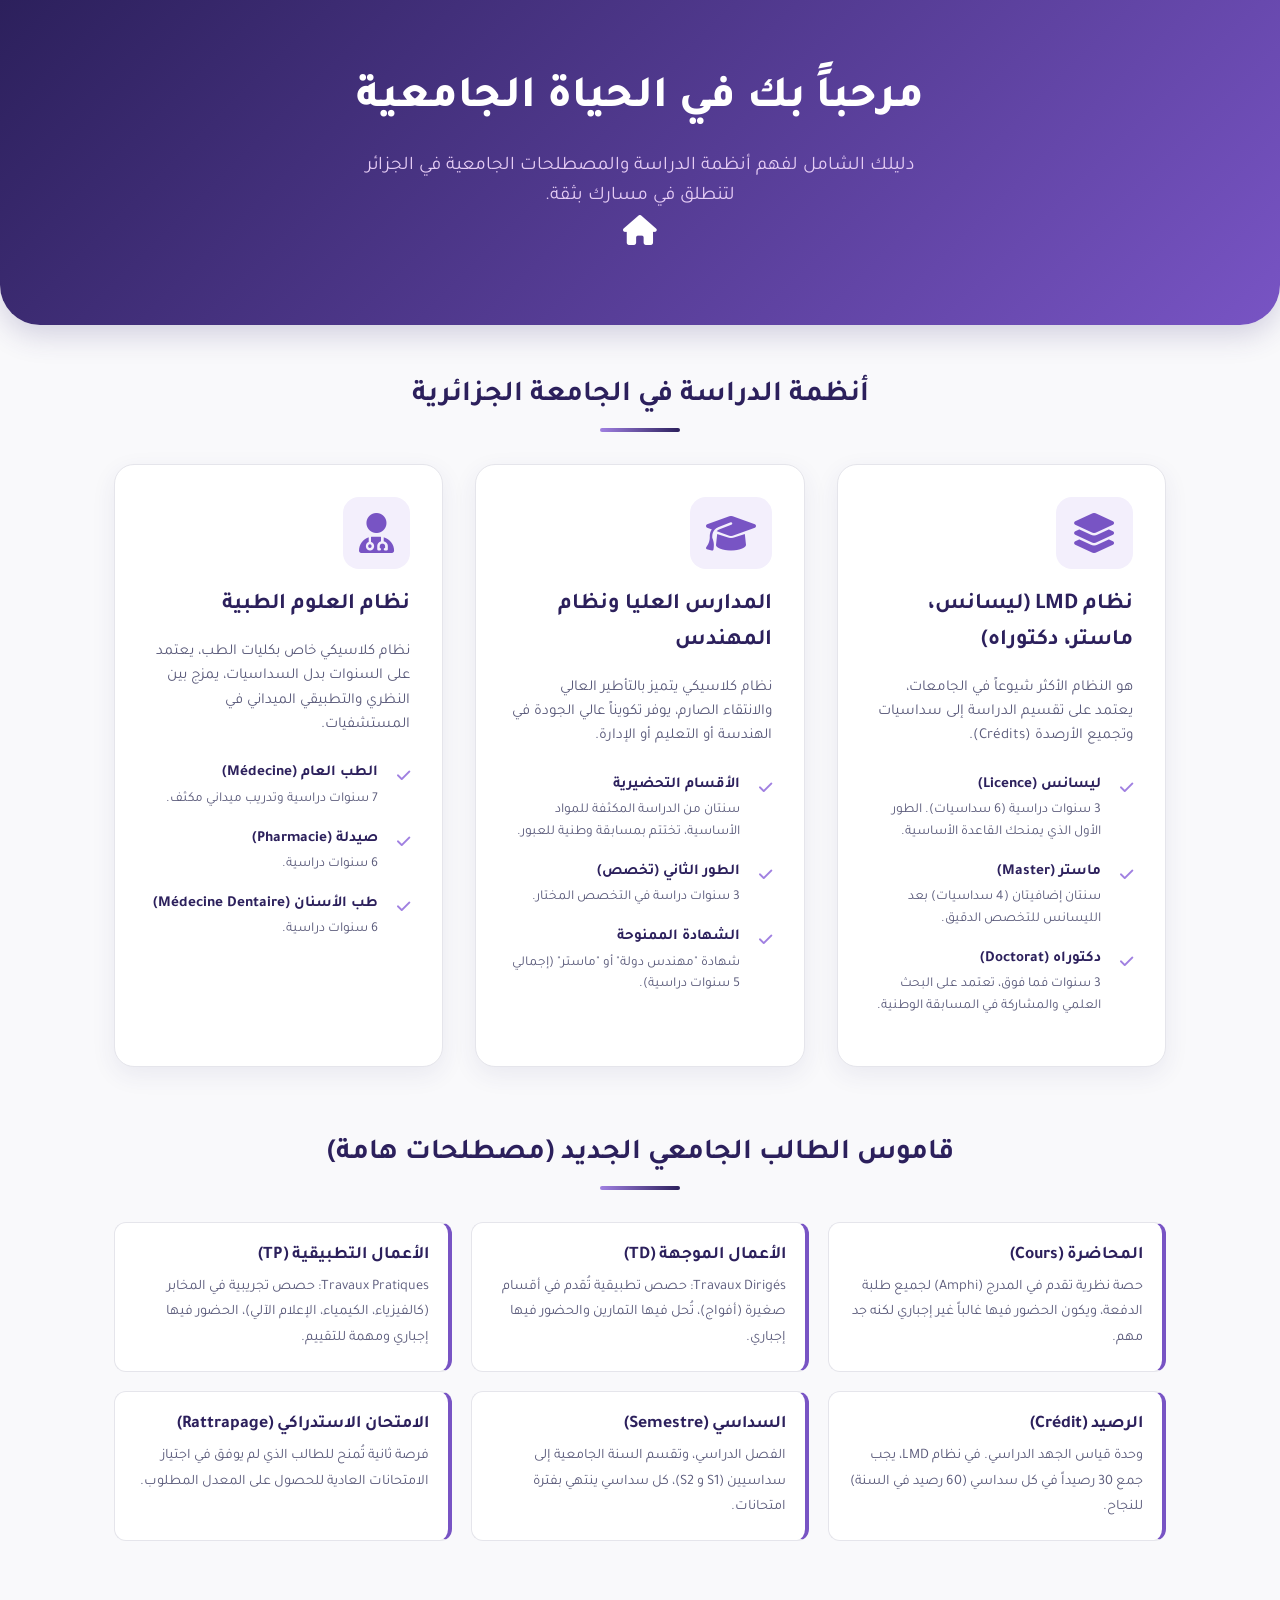
<file: nd.html>
<!DOCTYPE html>
<html lang="ar" dir="rtl">
<head>
    <meta charset="UTF-8">
    <meta name="viewport" content="width=device-width, initial-scale=1.0">
    <title>دليل الطالب للنظام الجامعي في الجزائر | WENDO</title>
    <link href="https://cdnjs.cloudflare.com/ajax/libs/font-awesome/6.4.0/css/all.min.css" rel="stylesheet">
    <link href="https://fonts.googleapis.com/css2?family=Tajawal:wght@400;500;700;800&display=swap" rel="stylesheet">
    <style>
        :root {
            /* نفس متغيرات الألوان المستوحاة من WENDO */
            --text-primary: #2c205c;
            --text-secondary: #5a5a7a;
            --accent-color: #a080e1;
            --accent-purple: #7854c4;
            --accent-light: #e5ccf4;
            --bg-color: #f9f9fb;
            --surface-color: #ffffff;
            --border-color: #e5e5eb;
            --surface-hover: #f3effc;
            --shadow-md: 0 8px 24px rgba(56, 45, 114, 0.08);
        }

        * {
            margin: 0;
            padding: 0;
            box-sizing: border-box;
            font-family: 'Tajawal', sans-serif;
        }

        body {
            background-color: var(--bg-color);
            color: var(--text-primary);
            line-height: 1.6;
        }

        /* --- Header / Hero Section --- */
        .page-header {
            background: linear-gradient(135deg, var(--text-primary), var(--accent-purple));
            color: white;
            padding: 4rem 2rem;
            text-align: center;
            border-bottom-left-radius: 40px;
            border-bottom-right-radius: 40px;
            box-shadow: 0 10px 30px rgba(56, 45, 114, 0.2);
            margin-bottom: 3rem;
        }

        .page-header h1 {
            font-size: 2.8rem;
            font-weight: 800;
            margin-bottom: 1rem;
        }

        .page-header p {
            font-size: 1.2rem;
            color: var(--accent-light);
            max-width: 600px;
            margin: 0 auto;
        }

        /* --- Main Container --- */
        .container {
            max-width: 1100px;
            margin: 0 auto;
            padding: 0 1.5rem 4rem;
        }

        /* --- Section Titles --- */
        .section-title {
            font-size: 1.8rem;
            font-weight: 700;
            color: var(--text-primary);
            margin-bottom: 2rem;
            position: relative;
            padding-bottom: 0.8rem;
            text-align: center;
        }

        .section-title::after {
            content: '';
            position: absolute;
            bottom: 0;
            left: 50%;
            transform: translateX(-50%);
            width: 80px;
            height: 4px;
            background: linear-gradient(90deg, var(--accent-color), var(--text-primary));
            border-radius: 2px;
        }

        /* --- Cards Grid --- */
        .systems-grid {
            display: grid;
            grid-template-columns: repeat(auto-fit, minmax(300px, 1fr));
            gap: 2rem;
            margin-bottom: 4rem;
        }

        .system-card {
            background: var(--surface-color);
            border-radius: 20px;
            padding: 2rem;
            border: 1px solid var(--border-color);
            box-shadow: var(--shadow-md);
            transition: all 0.3s ease;
            position: relative;
            overflow: hidden;
        }

        .system-card::before {
            content: '';
            position: absolute;
            top: 0;
            right: 0;
            width: 100%;
            height: 5px;
            background: linear-gradient(90deg, var(--accent-color), var(--text-primary));
            opacity: 0;
            transition: 0.3s ease;
        }

        .system-card:hover {
            transform: translateY(-8px);
            box-shadow: 0 15px 35px rgba(56, 45, 114, 0.15);
        }

        .system-card:hover::before {
            opacity: 1;
        }

        .system-card .icon {
            font-size: 2.5rem;
            color: var(--accent-purple);
            margin-bottom: 1.2rem;
            display: inline-block;
            padding: 1rem;
            background: var(--surface-hover);
            border-radius: 16px;
        }

        .system-card h3 {
            font-size: 1.4rem;
            font-weight: 700;
            margin-bottom: 1rem;
        }

        .system-card p {
            color: var(--text-secondary);
            font-size: 0.95rem;
            margin-bottom: 1.5rem;
        }

        /* --- Timeline / Steps --- */
        .steps {
            list-style: none;
        }

        .steps li {
            position: relative;
            padding-right: 2rem;
            margin-bottom: 1rem;
            color: var(--text-primary);
            font-weight: 600;
            font-size: 0.95rem;
        }

        .steps li::before {
            content: '\f00c';
            font-family: 'Font Awesome 6 Free';
            font-weight: 900;
            position: absolute;
            right: 0;
            top: 2px;
            color: var(--accent-color);
        }
        
        .steps li span {
            color: var(--text-secondary);
            font-weight: 400;
            display: block;
            font-size: 0.85rem;
            margin-top: 0.2rem;
        }

        /* --- Dictionary / Glossary Section --- */
        .glossary-grid {
            display: grid;
            grid-template-columns: repeat(auto-fill, minmax(250px, 1fr));
            gap: 1.2rem;
        }

        .glossary-item {
            background: var(--surface-color);
            padding: 1.2rem;
            border-radius: 12px;
            border: 1px solid var(--border-color);
            border-right: 4px solid var(--accent-purple);
            transition: 0.3s ease;
        }

        .glossary-item:hover {
            background: var(--surface-hover);
            transform: translateX(-5px);
        }

        .glossary-item strong {
            display: block;
            color: var(--text-primary);
            font-size: 1.1rem;
            margin-bottom: 0.3rem;
            font-weight: 700;
        }

        .glossary-item span {
            color: var(--text-secondary);
            font-size: 0.9rem;
        }

        /* --- Responsive --- */
        @media (max-width: 768px) {
            .page-header { padding: 3rem 1.5rem; }
            .page-header h1 { font-size: 2rem; }
            .systems-grid { grid-template-columns: 1fr; }
        }
		.user-icon {
            color: var(--primary-purple);
            font-size: 30px;
            cursor: pointer;
            text-decoration: none;
            transition: transform 0.2s;
        }
        .user-icon:active {
            transform: scale(0.9);
        }
    </style>
</head>
<body>

    <header class="page-header">
        <h1>مرحباً بك في الحياة الجامعية</h1>
        <p>دليلك الشامل لفهم أنظمة الدراسة والمصطلحات الجامعية في الجزائر لتنطلق في مسارك بثقة.</p>
		<div class="header-actions">
            <a href="index.html" class="user-icon" title="الرئيسية"><i class="fa-solid fa-house"></i></a>
        </div>
    </header>

    <main class="container">
        
        <h2 class="section-title">أنظمة الدراسة في الجامعة الجزائرية</h2>
        
        <div class="systems-grid">
            <div class="system-card">
                <i class="fas fa-layer-group icon"></i>
                <h3>نظام LMD (ليسانس، ماستر، دكتوراه)</h3>
                <p>هو النظام الأكثر شيوعاً في الجامعات، يعتمد على تقسيم الدراسة إلى سداسيات وتجميع الأرصدة (Crédits).</p>
                <ul class="steps">
                    <li>ليسانس (Licence) <span>3 سنوات دراسية (6 سداسيات). الطور الأول الذي يمنحك القاعدة الأساسية.</span></li>
                    <li>ماستر (Master) <span>سنتان إضافيتان (4 سداسيات) بعد الليسانس للتخصص الدقيق.</span></li>
                    <li>دكتوراه (Doctorat) <span>3 سنوات فما فوق، تعتمد على البحث العلمي والمشاركة في المسابقة الوطنية.</span></li>
                </ul>
            </div>

            <div class="system-card">
                <i class="fas fa-graduation-cap icon"></i>
                <h3>المدارس العليا ونظام المهندس</h3>
                <p>نظام كلاسيكي يتميز بالتأطير العالي والانتقاء الصارم، يوفر تكويناً عالي الجودة في الهندسة أو التعليم أو الإدارة.</p>
                <ul class="steps">
                    <li>الأقسام التحضيرية <span>سنتان من الدراسة المكثفة للمواد الأساسية، تختتم بمسابقة وطنية للعبور.</span></li>
                    <li>الطور الثاني (تخصص) <span>3 سنوات دراسة في التخصص المختار.</span></li>
                    <li>الشهادة الممنوحة <span>شهادة "مهندس دولة" أو "ماستر" (إجمالي 5 سنوات دراسية).</span></li>
                </ul>
            </div>

            <div class="system-card">
                <i class="fas fa-user-md icon"></i>
                <h3>نظام العلوم الطبية</h3>
                <p>نظام كلاسيكي خاص بكليات الطب، يعتمد على السنوات بدل السداسيات، يمزج بين النظري والتطبيقي الميداني في المستشفيات.</p>
                <ul class="steps">
                    <li>الطب العام (Médecine) <span>7 سنوات دراسية وتدريب ميداني مكثف.</span></li>
                    <li>صيدلة (Pharmacie) <span>6 سنوات دراسية.</span></li>
                    <li>طب الأسنان (Médecine Dentaire) <span>6 سنوات دراسية.</span></li>
                </ul>
            </div>
        </div>

        <h2 class="section-title">قاموس الطالب الجامعي الجديد (مصطلحات هامة)</h2>
        
        <div class="glossary-grid">
            <div class="glossary-item">
                <strong>المحاضرة (Cours)</strong>
                <span>حصة نظرية تقدم في المدرج (Amphi) لجميع طلبة الدفعة، ويكون الحضور فيها غالباً غير إجباري لكنه جد مهم.</span>
            </div>
            <div class="glossary-item">
                <strong>الأعمال الموجهة (TD)</strong>
                <span>Travaux Dirigés: حصص تطبيقية تُقدم في أقسام صغيرة (أفواج)، تُحل فيها التمارين والحضور فيها إجباري.</span>
            </div>
            <div class="glossary-item">
                <strong>الأعمال التطبيقية (TP)</strong>
                <span>Travaux Pratiques: حصص تجريبية في المخابر (كالفيزياء، الكيمياء، الإعلام الآلي)، الحضور فيها إجباري ومهمة للتقييم.</span>
            </div>
            <div class="glossary-item">
                <strong>الرصيد (Crédit)</strong>
                <span>وحدة قياس الجهد الدراسي. في نظام LMD، يجب جمع 30 رصيداً في كل سداسي (60 رصيد في السنة) للنجاح.</span>
            </div>
            <div class="glossary-item">
                <strong>السداسي (Semestre)</strong>
                <span>الفصل الدراسي، وتقسم السنة الجامعية إلى سداسيين (S1 و S2)، كل سداسي ينتهي بفترة امتحانات.</span>
            </div>
            <div class="glossary-item">
                <strong>الامتحان الاستدراكي (Rattrapage)</strong>
                <span>فرصة ثانية تُمنح للطالب الذي لم يوفق في اجتياز الامتحانات العادية للحصول على المعدل المطلوب.</span>
            </div>
        </div>

    </main>

</body>
</html>
</file>
